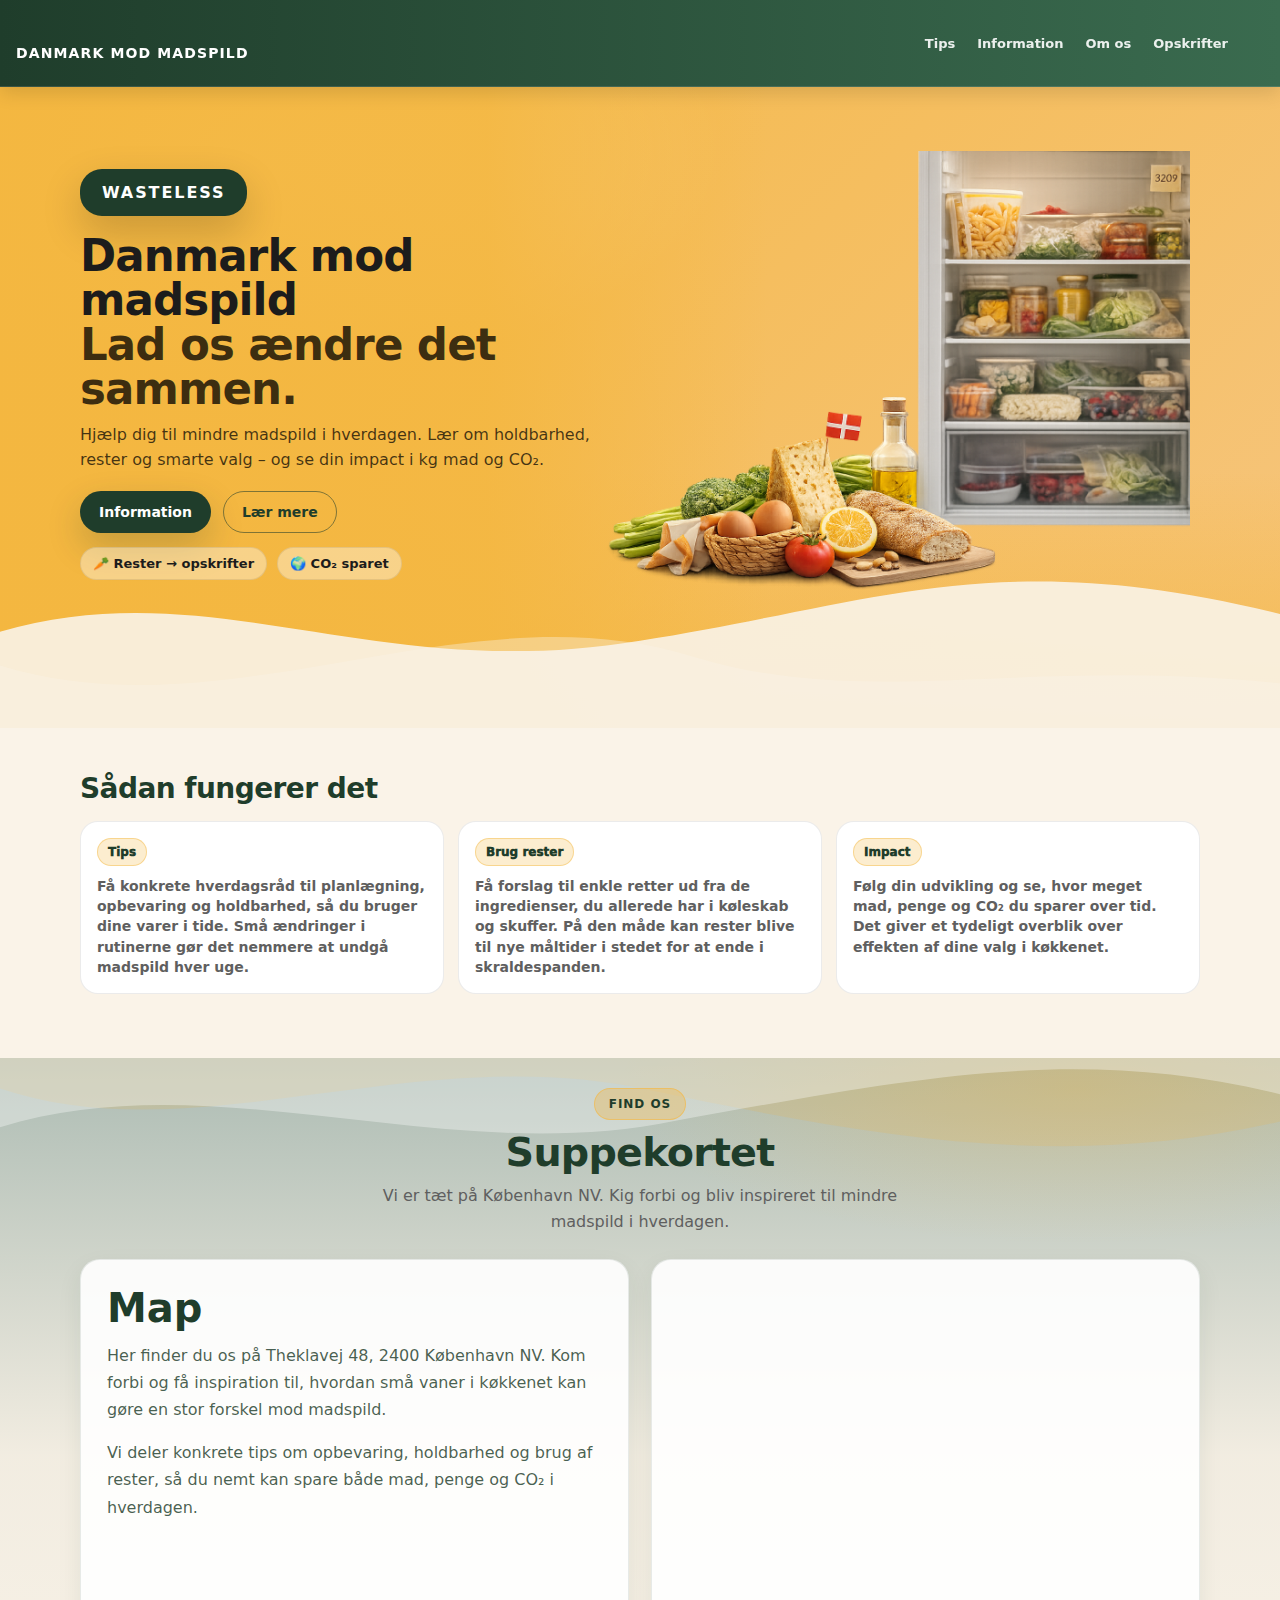
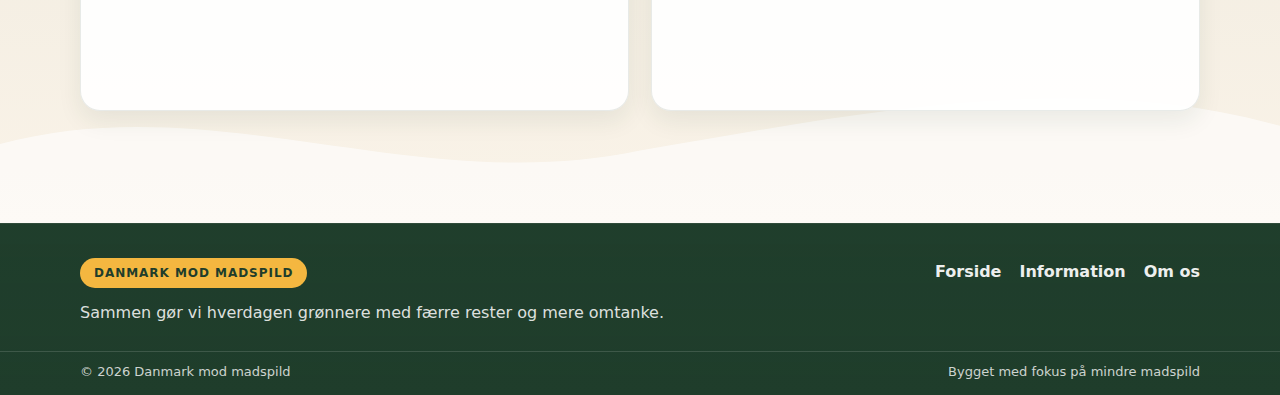
<file: index.html>
<!doctype html>
<html lang="da">

<head>
    <meta charset="utf-8" />
    <meta name="viewport" content="width=device-width, initial-scale=1" />
    <title>Danmark mod madspild</title>
    <link rel="stylesheet" href="styles/base.css" />
    <link rel="stylesheet" href="styles/topbar.css" />
    <link rel="stylesheet" href="styles/hero.css" />
    <link rel="stylesheet" href="styles/below.css" />
    <link rel="stylesheet" href="styles/ifram.css" />
    <link rel="stylesheet" href="styles/footer.css" />
    <link rel="stylesheet" href="styles/responsive.css" />
</head>

<body>
    <!-- TOPBAR -->
    <header class="topbar">
        <div class="wrap topbarInner">
            <a class="brandPill" href="index.html">
                <span class="brandText">DANMARK MOD MADSPILD</span>
            </a>

            <nav class="nav" aria-label="Primær navigation">
                <a href="tips.html">Tips</a>
                <a href="information.html">Information</a>
                <a href="omOs.html">Om os</a>
                <a href="opskrifter.html">Opskrifter</a>
            </nav>
        </div>
    </header>

    <main>
        <!-- HERO -->
        <section class="hero" id="impact">
            <!-- bølger -->
            <svg class="wave waveA" viewBox="0 0 1440 220" preserveAspectRatio="none" aria-hidden="true">
                <path d="M0,110 C240,40 420,170 720,120 C980,80 1120,10 1440,90 L1440,220 L0,220 Z"></path>
            </svg>
            <svg class="wave waveB" viewBox="0 0 1440 220" preserveAspectRatio="none" aria-hidden="true">
                <path d="M0,130 C260,210 520,40 780,120 C980,180 1140,120 1440,150 L1440,220 L0,220 Z"></path>
            </svg>

            <div class="wrap heroInner">
                <div class="heroLeft">
                    <div class="wastelessBadge">WASTELESS</div>

                    <h1 class="h1">
                        Danmark mod madspild<br />
                        <span class="h1Sub">Lad os ændre det sammen.</span>
                    </h1>

                    <p class="lead">
                        Hjælp dig til mindre madspild i hverdagen. Lær om holdbarhed, rester og smarte valg – og se din
                        impact i
                        kg mad og CO₂.
                    </p>

                    <div class="ctaRow">
                        <a class="btn primary" href="information.html">Information</a>
                        <a class="btn ghost" href="omOs.html">Lær mere</a>
                    </div>

                    <div class="chips">
                        <div class="chip">🥕 Rester → opskrifter</div>
                        <div class="chip">🌍 CO₂ sparet</div>
                    </div>
                </div>

                <div class="heroRight" aria-hidden="true">
                    <img class="heroImage" src="assets/hero.png" alt="" />
                </div>

            </div>
        </section>

        <!-- BELOW -->
        <section class="below" id="information">
            <div class="wrap belowInner">
                <h2>Sådan fungerer det</h2>
                <div class="three">
                    <div class="feature">
                        <a class="featureTag" href="tips.html">Tips</a>
                        <p>Få konkrete hverdagsråd til planlægning, opbevaring og holdbarhed, så du bruger dine varer i tide. Små ændringer i rutinerne gør det nemmere at undgå madspild hver uge.</p>
                    </div>
                    <div class="feature">
                        <a class="featureTag" href="opskrifter.html">Brug rester</a>
                        <p>Få forslag til enkle retter ud fra de ingredienser, du allerede har i køleskab og skuffer. På den måde kan rester blive til nye måltider i stedet for at ende i skraldespanden.</p>
                    </div>
                    <div class="feature">
                        <div class="featureTag">Impact</div>
                        <p>Følg din udvikling og se, hvor meget mad, penge og CO₂ du sparer over tid. Det giver et tydeligt overblik over effekten af dine valg i køkkenet.</p>
                    </div>
                </div>
            </div>
        </section>
        <section class="mapSection" id="om">
            <svg class="mapWave mapWaveTopA" viewBox="0 0 1440 220" preserveAspectRatio="none" aria-hidden="true">
                <path d="M0,90 C220,170 470,30 730,92 C990,150 1200,190 1440,130 L1440,0 L0,0 Z"></path>
            </svg>
            <svg class="mapWave mapWaveTopB" viewBox="0 0 1440 220" preserveAspectRatio="none" aria-hidden="true">
                <path d="M0,120 C240,40 500,170 760,112 C1030,60 1210,20 1440,80 L1440,0 L0,0 Z"></path>
            </svg>

            <div id="suppeKortetTitle" class="wrap">
                <span class="mapEyebrow">Find os</span>
                <h1>Suppekortet</h1>
                <p id="supportkorttext">Vi er tæt på København NV. Kig forbi og bliv inspireret til mindre madspild i hverdagen.</p>
            </div>

            <div class="iframeSection wrap">
                <div class="iframeTextBlock">
                    <h3>Map</h3>
                    <p class="iframetext">Her finder du os på Theklavej 48, 2400 København NV. Kom forbi og få inspiration til, hvordan små vaner i køkkenet kan gøre en stor forskel mod madspild.</p>
                    <p class="iframetext">Vi deler konkrete tips om opbevaring, holdbarhed og brug af rester, så du nemt kan spare både mad, penge og CO₂ i hverdagen.</p>
                </div>
                <div class="iframeMapWrap">
                    <iframe src="https://www.google.com/maps?q=Theklavej%2048,%202400%20K%C3%B8benhavn%20NV&output=embed"
                        loading="lazy" referrerpolicy="no-referrer-when-downgrade">
                    </iframe>
                </div>
            </div>

            <svg class="mapWave mapWaveBottomA" viewBox="0 0 1440 220" preserveAspectRatio="none" aria-hidden="true">
                <path d="M0,110 C240,40 470,175 720,118 C980,70 1210,20 1440,88 L1440,220 L0,220 Z"></path>
            </svg>
        </section>
    </main>

    <footer class="siteFooter" id="opskrifter">
        <div class="wrap footerInner">
            <div class="footerBrand">
                <div class="footerPill">Danmark mod madspild</div>
                <p>Sammen gør vi hverdagen grønnere med færre rester og mere omtanke.</p>
            </div>

            <nav class="footerNav" aria-label="Footer navigation">
                <a href="index.html">Forside</a>
                <a href="information.html">Information</a>
                <a href="omOs.html">Om os</a>
            </nav>
        </div>

        <div class="footerBottom">
            <div class="wrap footerBottomInner">
                <span>© 2026 Danmark mod madspild</span>
                <span>Bygget med fokus på mindre madspild</span>
            </div>
        </div>
    </footer>
</body>

</html>
</file>
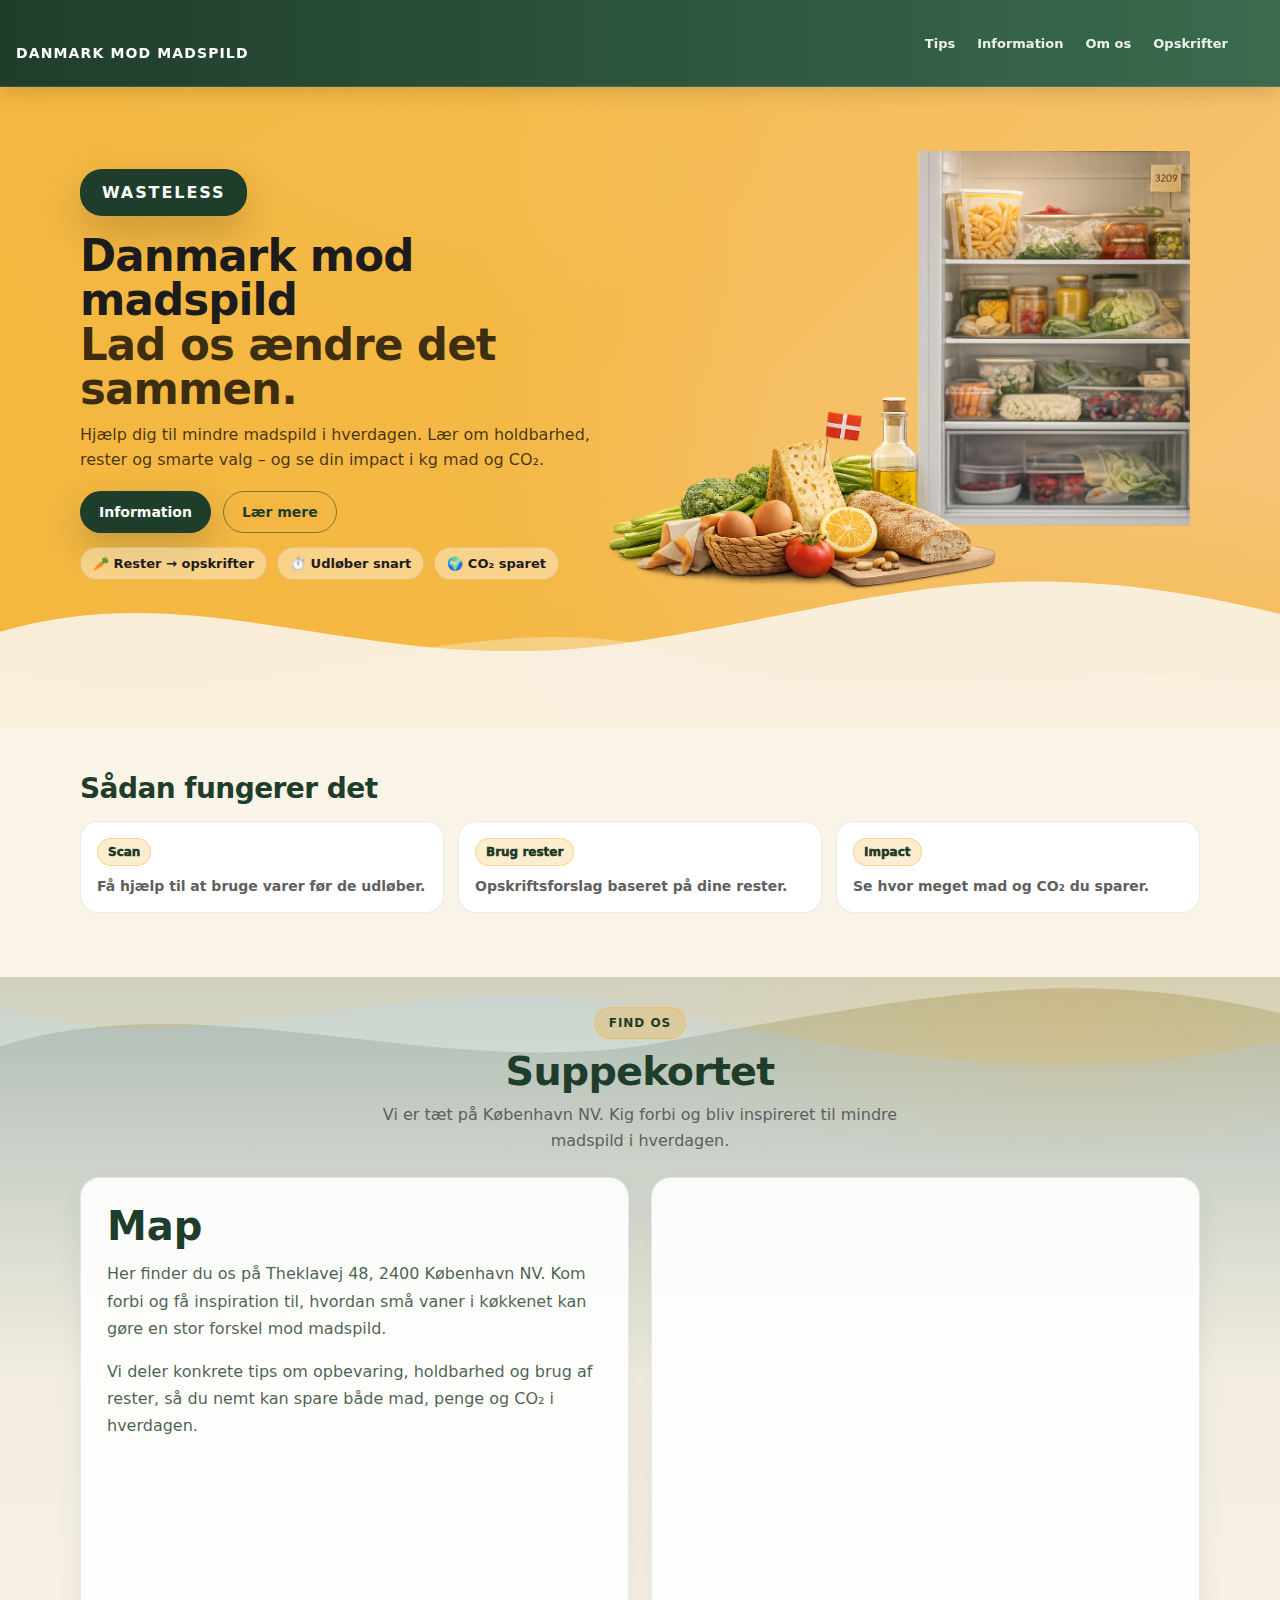
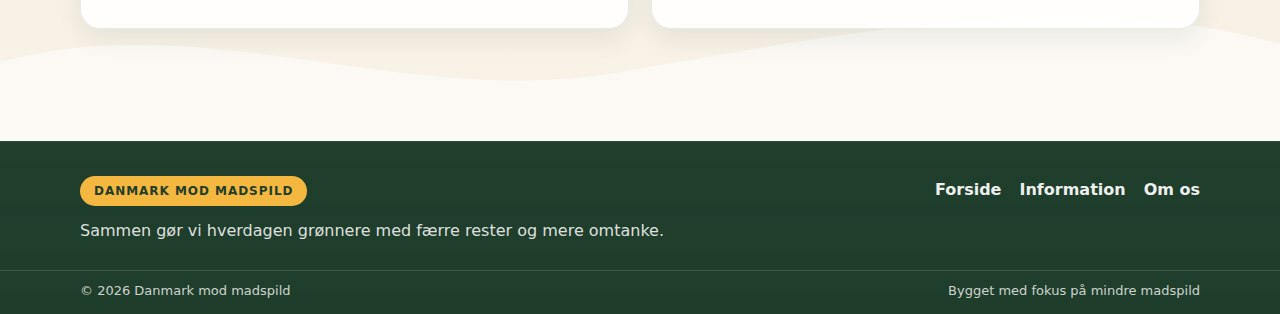
<file: inde.html>
<!doctype html>
<html lang="da">

<head>
    <meta charset="utf-8" />
    <meta name="viewport" content="width=device-width, initial-scale=1" />
    <title>Danmark mod madspild</title>
    <link rel="stylesheet" href="styles/base.css" />
    <link rel="stylesheet" href="styles/topbar.css" />
    <link rel="stylesheet" href="styles/hero.css" />
    <link rel="stylesheet" href="styles/below.css" />
    <link rel="stylesheet" href="styles/ifram.css" />
    <link rel="stylesheet" href="styles/footer.css" />
    <link rel="stylesheet" href="styles/responsive.css" />
</head>

<body>
    <!-- TOPBAR -->
    <header class="topbar">
        <div class="wrap topbarInner">
            <a class="brandPill" href="index.html">
                <span class="brandText">DANMARK MOD MADSPILD</span>
            </a>

            <nav class="nav" aria-label="Primær navigation">
                <a href="tips.html">Tips</a>
                <a href="information.html">Information</a>
                <a href="omOs.html">Om os</a>
                <a href="opskrifter.html">Opskrifter</a>
            </nav>
        </div>
    </header>

    <main>
        <!-- HERO -->
        <section class="hero" id="impact">
            <!-- bølger -->
            <svg class="wave waveA" viewBox="0 0 1440 220" preserveAspectRatio="none" aria-hidden="true">
                <path d="M0,110 C240,40 420,170 720,120 C980,80 1120,10 1440,90 L1440,220 L0,220 Z"></path>
            </svg>
            <svg class="wave waveB" viewBox="0 0 1440 220" preserveAspectRatio="none" aria-hidden="true">
                <path d="M0,130 C260,210 520,40 780,120 C980,180 1140,120 1440,150 L1440,220 L0,220 Z"></path>
            </svg>

            <div class="wrap heroInner">
                <div class="heroLeft">
                    <div class="wastelessBadge">WASTELESS</div>

                    <h1 class="h1">
                        Danmark mod madspild<br />
                        <span class="h1Sub">Lad os ændre det sammen.</span>
                    </h1>

                    <p class="lead">
                        Hjælp dig til mindre madspild i hverdagen. Lær om holdbarhed, rester og smarte valg – og se din
                        impact i
                        kg mad og CO₂.
                    </p>

                    <div class="ctaRow">
                        <a class="btn primary" href="information.html">Information</a>
                        <a class="btn ghost" href="omOs.html">Lær mere</a>
                    </div>

                    <div class="chips">
                        <div class="chip">🥕 Rester → opskrifter</div>
                        <div class="chip">⏱️ Udløber snart</div>
                        <div class="chip">🌍 CO₂ sparet</div>
                    </div>
                </div>

                <div class="heroRight" aria-hidden="true">
                    <img class="heroImage" src="assets/hero.png" alt="" />
                </div>

            </div>
        </section>

        <!-- BELOW -->
        <section class="below" id="information">
            <div class="wrap belowInner">
                <h2>Sådan fungerer det</h2>
                <div class="three">
                    <div class="feature">
                        <div class="featureTag">Scan</div>
                        <p>Få hjælp til at bruge varer før de udløber.</p>
                    </div>
                    <div class="feature">
                        <div class="featureTag">Brug rester</div>
                        <p>Opskriftsforslag baseret på dine rester.</p>
                    </div>
                    <div class="feature">
                        <div class="featureTag">Impact</div>
                        <p>Se hvor meget mad og CO₂ du sparer.</p>
                    </div>
                </div>
            </div>
        </section>
        <section class="mapSection" id="om">
            <svg class="mapWave mapWaveTopA" viewBox="0 0 1440 220" preserveAspectRatio="none" aria-hidden="true">
                <path d="M0,90 C220,170 470,30 730,92 C990,150 1200,190 1440,130 L1440,0 L0,0 Z"></path>
            </svg>
            <svg class="mapWave mapWaveTopB" viewBox="0 0 1440 220" preserveAspectRatio="none" aria-hidden="true">
                <path d="M0,120 C240,40 500,170 760,112 C1030,60 1210,20 1440,80 L1440,0 L0,0 Z"></path>
            </svg>

            <div id="suppeKortetTitle" class="wrap">
                <span class="mapEyebrow">Find os</span>
                <h1>Suppekortet</h1>
                <p id="supportkorttext">Vi er tæt på København NV. Kig forbi og bliv inspireret til mindre madspild i hverdagen.</p>
            </div>

            <div class="iframeSection wrap">
                <div class="iframeTextBlock">
                    <h3>Map</h3>
                    <p class="iframetext">Her finder du os på Theklavej 48, 2400 København NV. Kom forbi og få inspiration til, hvordan små vaner i køkkenet kan gøre en stor forskel mod madspild.</p>
                    <p class="iframetext">Vi deler konkrete tips om opbevaring, holdbarhed og brug af rester, så du nemt kan spare både mad, penge og CO₂ i hverdagen.</p>
                </div>
                <div class="iframeMapWrap">
                    <iframe src="https://www.google.com/maps?q=Theklavej%2048,%202400%20K%C3%B8benhavn%20NV&output=embed"
                        loading="lazy" referrerpolicy="no-referrer-when-downgrade">
                    </iframe>
                </div>
            </div>

            <svg class="mapWave mapWaveBottomA" viewBox="0 0 1440 220" preserveAspectRatio="none" aria-hidden="true">
                <path d="M0,110 C240,40 470,175 720,118 C980,70 1210,20 1440,88 L1440,220 L0,220 Z"></path>
            </svg>
        </section>
    </main>

    <footer class="siteFooter" id="opskrifter">
        <div class="wrap footerInner">
            <div class="footerBrand">
                <div class="footerPill">Danmark mod madspild</div>
                <p>Sammen gør vi hverdagen grønnere med færre rester og mere omtanke.</p>
            </div>

            <nav class="footerNav" aria-label="Footer navigation">
                <a href="inde.html">Forside</a>
                <a href="information.html">Information</a>
                <a href="omOs.html">Om os</a>
            </nav>
        </div>

        <div class="footerBottom">
            <div class="wrap footerBottomInner">
                <span>© 2026 Danmark mod madspild</span>
                <span>Bygget med fokus på mindre madspild</span>
            </div>
        </div>
    </footer>
</body>

</html>
</file>
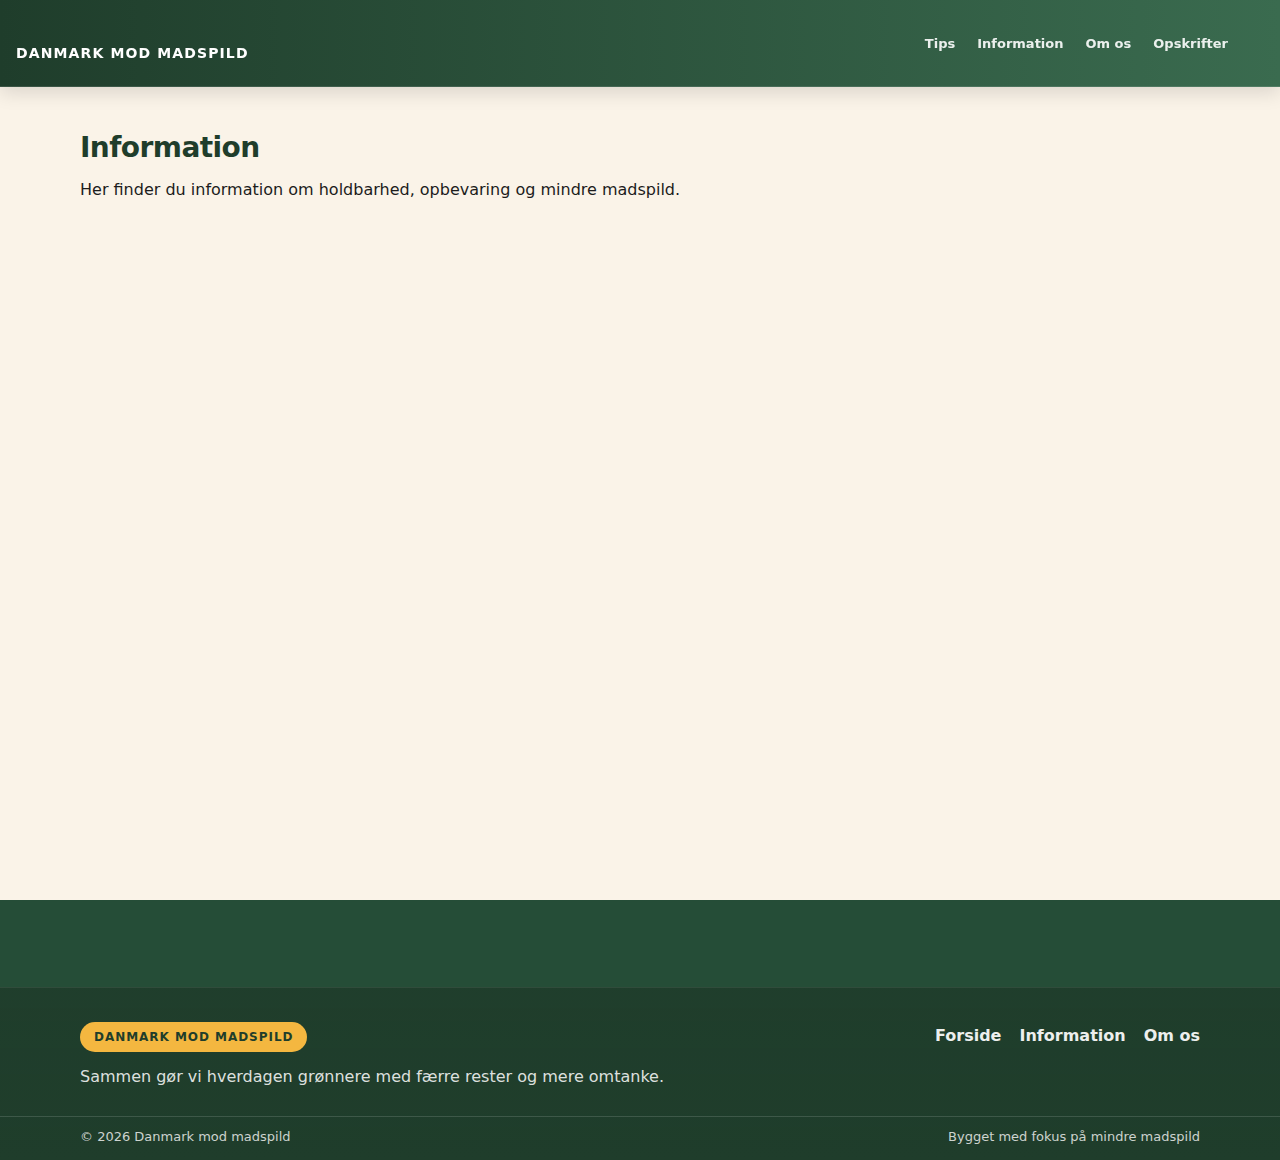
<file: information.html>
<!doctype html>
<html lang="da">

<head>
    <meta charset="utf-8" />
    <meta name="viewport" content="width=device-width, initial-scale=1" />
    <title>Information · Danmark mod madspild</title>
    <link rel="stylesheet" href="styles/base.css" />
    <link rel="stylesheet" href="styles/topbar.css" />
    <link rel="stylesheet" href="styles/hero.css" />
    <link rel="stylesheet" href="styles/below.css" />
    <link rel="stylesheet" href="styles/ifram.css" />
    <link rel="stylesheet" href="styles/footer.css" />
    <link rel="stylesheet" href="styles/responsive.css" />
</head>

<body>
    <header class="topbar">
        <div class="wrap topbarInner">
            <a class="brandPill" href="index.html">
                <span class="brandText">DANMARK MOD MADSPILD</span>
            </a>

            <nav class="nav" aria-label="Primær navigation">
                <a href="tips.html">Tips</a>
                <a href="information.html">Information</a>
                <a href="omOs.html">Om os</a>
                <a href="opskrifter.html">Opskrifter</a>
            </nav>
        </div>
    </header>

    <main>
        <section class="below">
            <div class="wrap belowInner">
                <h2>Information</h2>
                <p>Her finder du information om holdbarhed, opbevaring og mindre madspild.</p>
            </div>
        </section>
    </main>

    <footer class="siteFooter">
        <div class="wrap footerInner">
            <div class="footerBrand">
                <div class="footerPill">Danmark mod madspild</div>
                <p>Sammen gør vi hverdagen grønnere med færre rester og mere omtanke.</p>
            </div>

            <nav class="footerNav" aria-label="Footer navigation">
                <a href="inde.html">Forside</a>
                <a href="information.html">Information</a>
                <a href="omOs.html">Om os</a>
            </nav>
        </div>

        <div class="footerBottom">
            <div class="wrap footerBottomInner">
                <span>© 2026 Danmark mod madspild</span>
                <span>Bygget med fokus på mindre madspild</span>
            </div>
        </div>
    </footer>
</body>

</html>
</file>
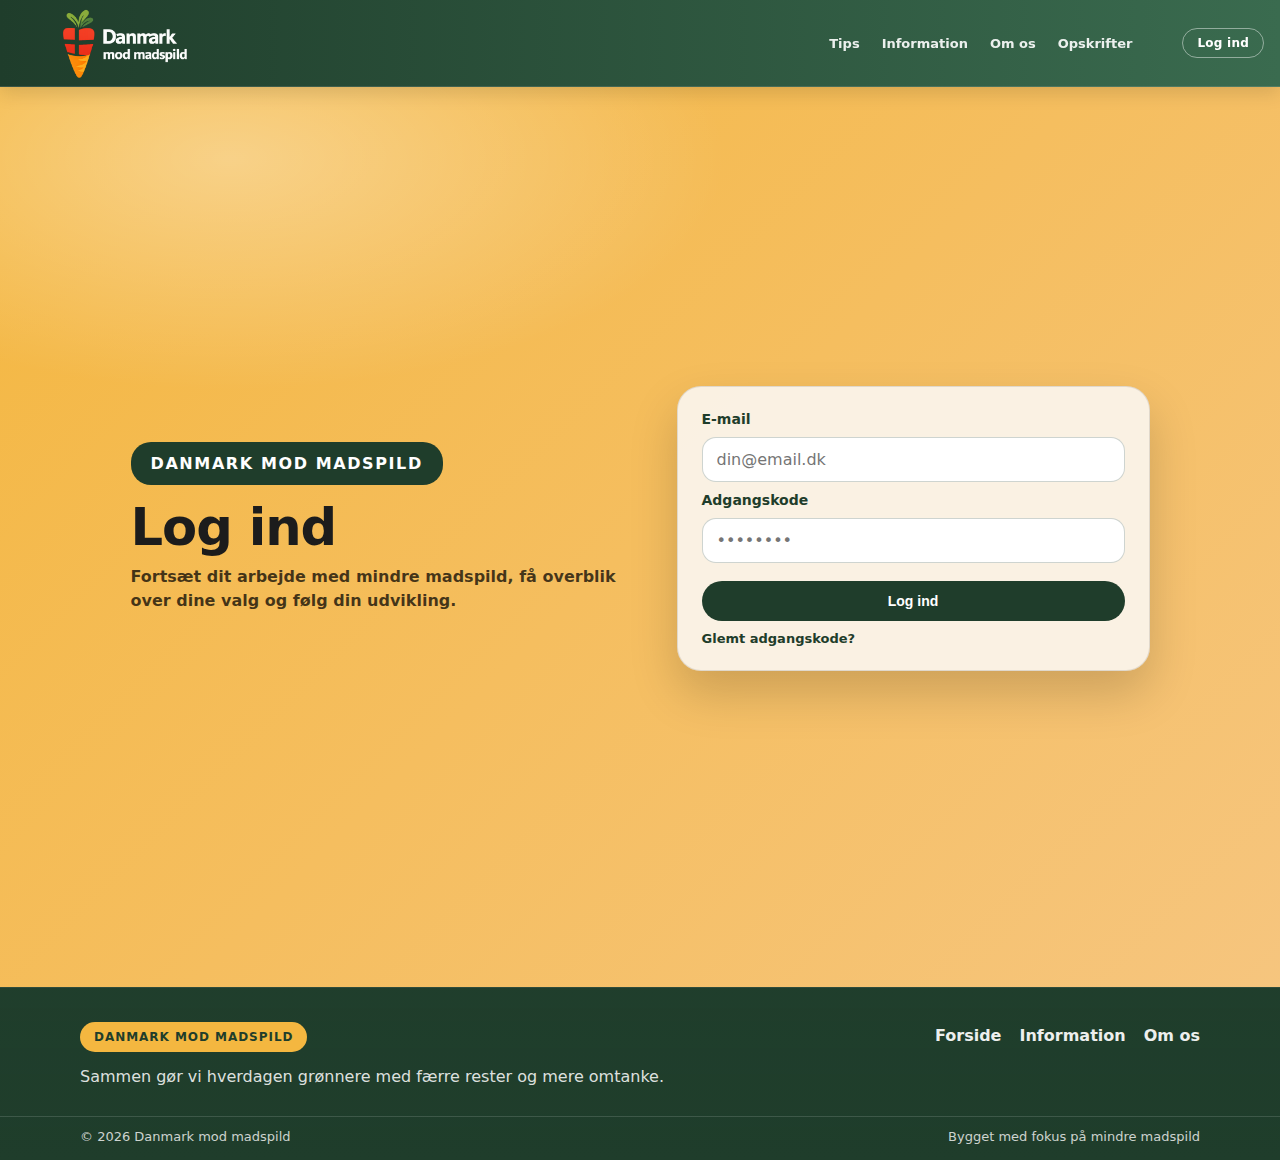
<file: login.html>
<!doctype html>
<html lang="da">

<head>
    <meta charset="utf-8" />
    <meta name="viewport" content="width=device-width, initial-scale=1" />
    <title>Log ind · Danmark mod madspild</title>
    <link rel="stylesheet" href="styles/base.css" />
    <link rel="stylesheet" href="styles/topbar.css" />
    <link rel="stylesheet" href="styles/login.css" />
    <link rel="stylesheet" href="styles/footer.css" />
    <link rel="stylesheet" href="styles/responsive.css" />
</head>

<body class="loginPage">
    <header class="topbar">
        <div class="wrap topbarInner">
            <a class="brandPill" href="index.html" aria-label="Danmark mod madspild">
                <img class="brandLogo" src="assets/logo.png" alt="" aria-hidden="true" />
            </a>

            <nav class="nav" aria-label="Primær navigation">
                <a href="tips.html">Tips</a>
                <a href="information.html">Information</a>
                <a href="omOs.html">Om os</a>
                <a href="opskrifter.html">Opskrifter</a>
            </nav>

            <a class="loginBtn" href="login.html" aria-current="page">Log ind</a>
        </div>
    </header>

    <main class="loginMain">
        <section class="loginSection">
            <div class="wrap loginWrap">
                <div class="loginIntro">
                    <div class="loginBadge">Danmark mod madspild</div>
                    <h1>Log ind</h1>
                    <p>Fortsæt dit arbejde med mindre madspild, få overblik over dine valg og følg din udvikling.</p>
                </div>

                <form class="loginCard" action="#" method="post">
                    <label for="email">E-mail</label>
                    <input id="email" name="email" type="email" placeholder="din@email.dk" required />

                    <label for="password">Adgangskode</label>
                    <input id="password" name="password" type="password" placeholder="••••••••" required />

                    <button type="submit">Log ind</button>
                    <a class="forgotLink" href="#">Glemt adgangskode?</a>
                </form>
            </div>
        </section>
    </main>

    <footer class="siteFooter">
        <div class="wrap footerInner">
            <div class="footerBrand">
                <div class="footerPill">Danmark mod madspild</div>
                <p>Sammen gør vi hverdagen grønnere med færre rester og mere omtanke.</p>
            </div>

            <nav class="footerNav" aria-label="Footer navigation">
                <a href="index.html">Forside</a>
                <a href="information.html">Information</a>
                <a href="omOs.html">Om os</a>
            </nav>
        </div>

        <div class="footerBottom">
            <div class="wrap footerBottomInner">
                <span>© 2026 Danmark mod madspild</span>
                <span>Bygget med fokus på mindre madspild</span>
            </div>
        </div>
    </footer>
</body>

</html>
</file>
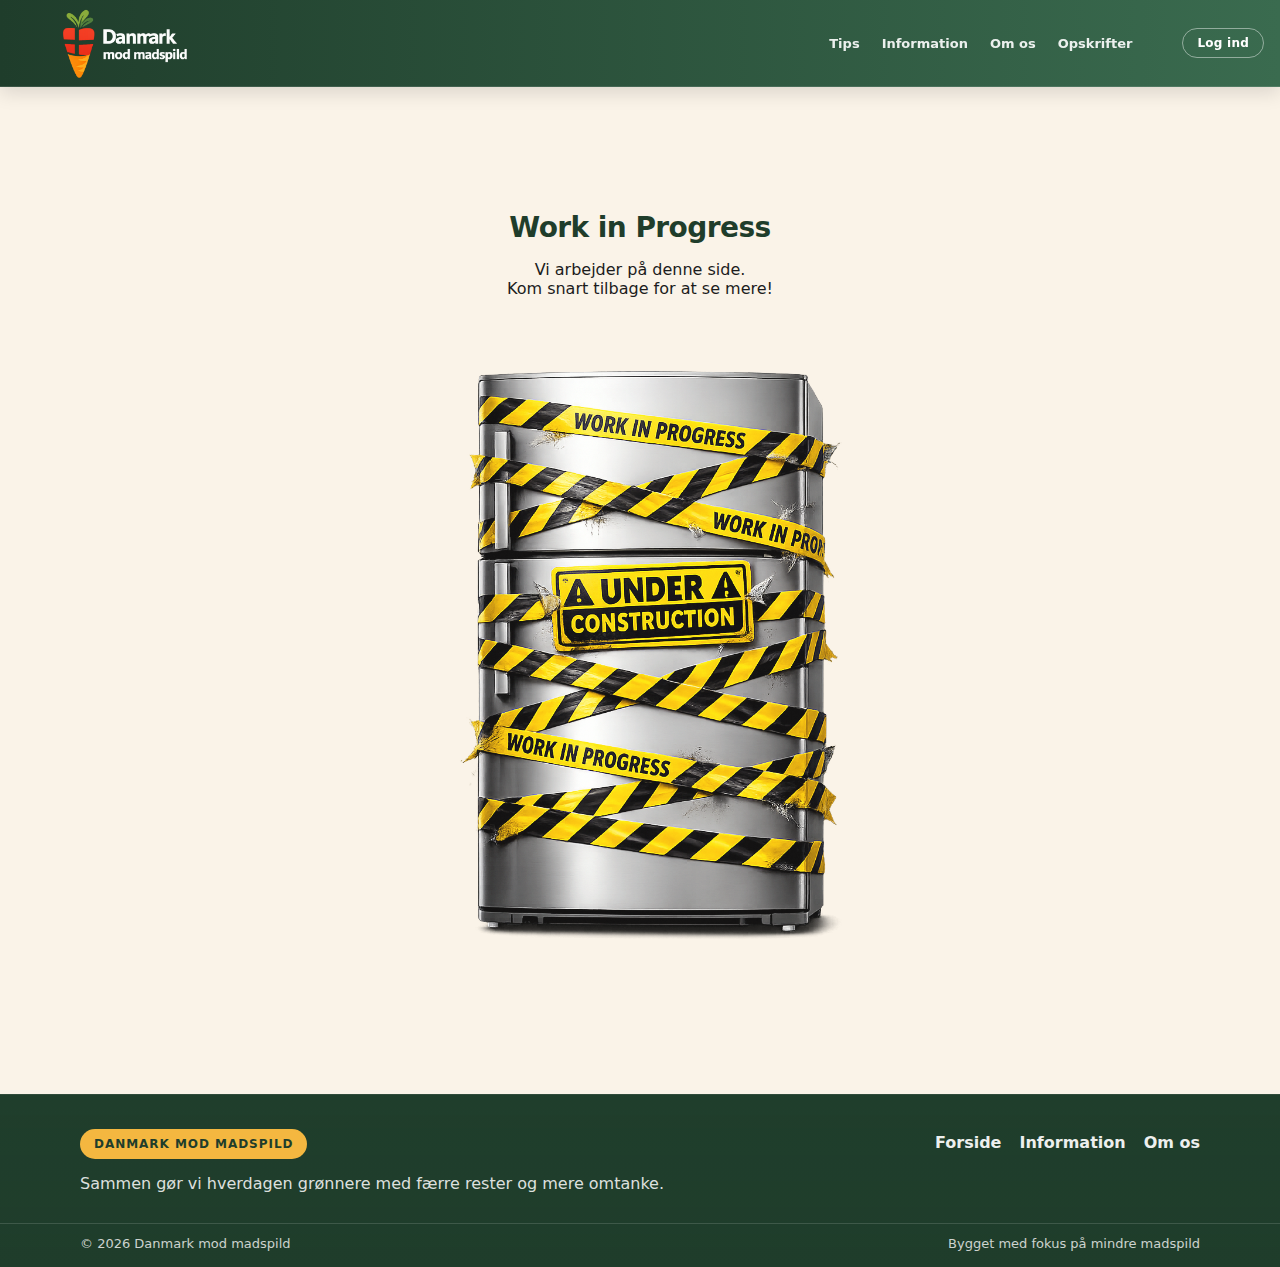
<file: omOs.html>
<!doctype html>
<html lang="da">

<head>
    <meta charset="utf-8" />
    <meta name="viewport" content="width=device-width, initial-scale=1" />
    <title>Om os · Danmark mod madspild</title>
    <link rel="stylesheet" href="styles/base.css" />
    <link rel="stylesheet" href="styles/topbar.css" />
    <link rel="stylesheet" href="styles/hero.css" />
    <link rel="stylesheet" href="styles/below.css" />
    <link rel="stylesheet" href="styles/ifram.css" />
    <link rel="stylesheet" href="styles/footer.css" />
    <link rel="stylesheet" href="styles/responsive.css" />
</head>

<body>
    <header class="topbar">
        <div class="wrap topbarInner">
            <a class="brandPill" href="index.html" aria-label="Danmark mod madspild">
                <img class="brandLogo" src="assets/logo.png" alt="" aria-hidden="true" />
            </a>

            <nav class="nav" aria-label="Primær navigation">
                <a href="tips.html">Tips</a>
                <a href="information.html">Information</a>
                <a href="omOs.html" aria-current="page">Om os</a>
                <a href="opskrifter.html">Opskrifter</a>
            </nav>

            <a class="loginBtn" href="login.html">Log ind</a>
        </div>
    </header>

    <main>
        <section class="below">
            <div class="wrap belowInner" style="text-align:center; padding: 80px 0;">
                <h2>Work in Progress</h2>
                <p>Vi arbejder på denne side.<br>Kom snart tilbage for at se mere!</p>
                <img src="assets/workinprogress.png" alt="Work in progress køleskab" style="max-width:600px; width:100%; margin-top:32px; opacity:0.92; border-radius:16px;" />
            </div>
        </section>
    </main>

    <footer class="siteFooter">
        <div class="wrap footerInner">
            <div class="footerBrand">
                <div class="footerPill">Danmark mod madspild</div>
                <p>Sammen gør vi hverdagen grønnere med færre rester og mere omtanke.</p>
            </div>

            <nav class="footerNav" aria-label="Footer navigation">
                <a href="index.html">Forside</a>
                <a href="information.html">Information</a>
                <a href="omOs.html">Om os</a>
            </nav>
        </div>

        <div class="footerBottom">
            <div class="wrap footerBottomInner">
                <span>© 2026 Danmark mod madspild</span>
                <span>Bygget med fokus på mindre madspild</span>
            </div>
        </div>
    </footer>
</body>

</html>
</file>
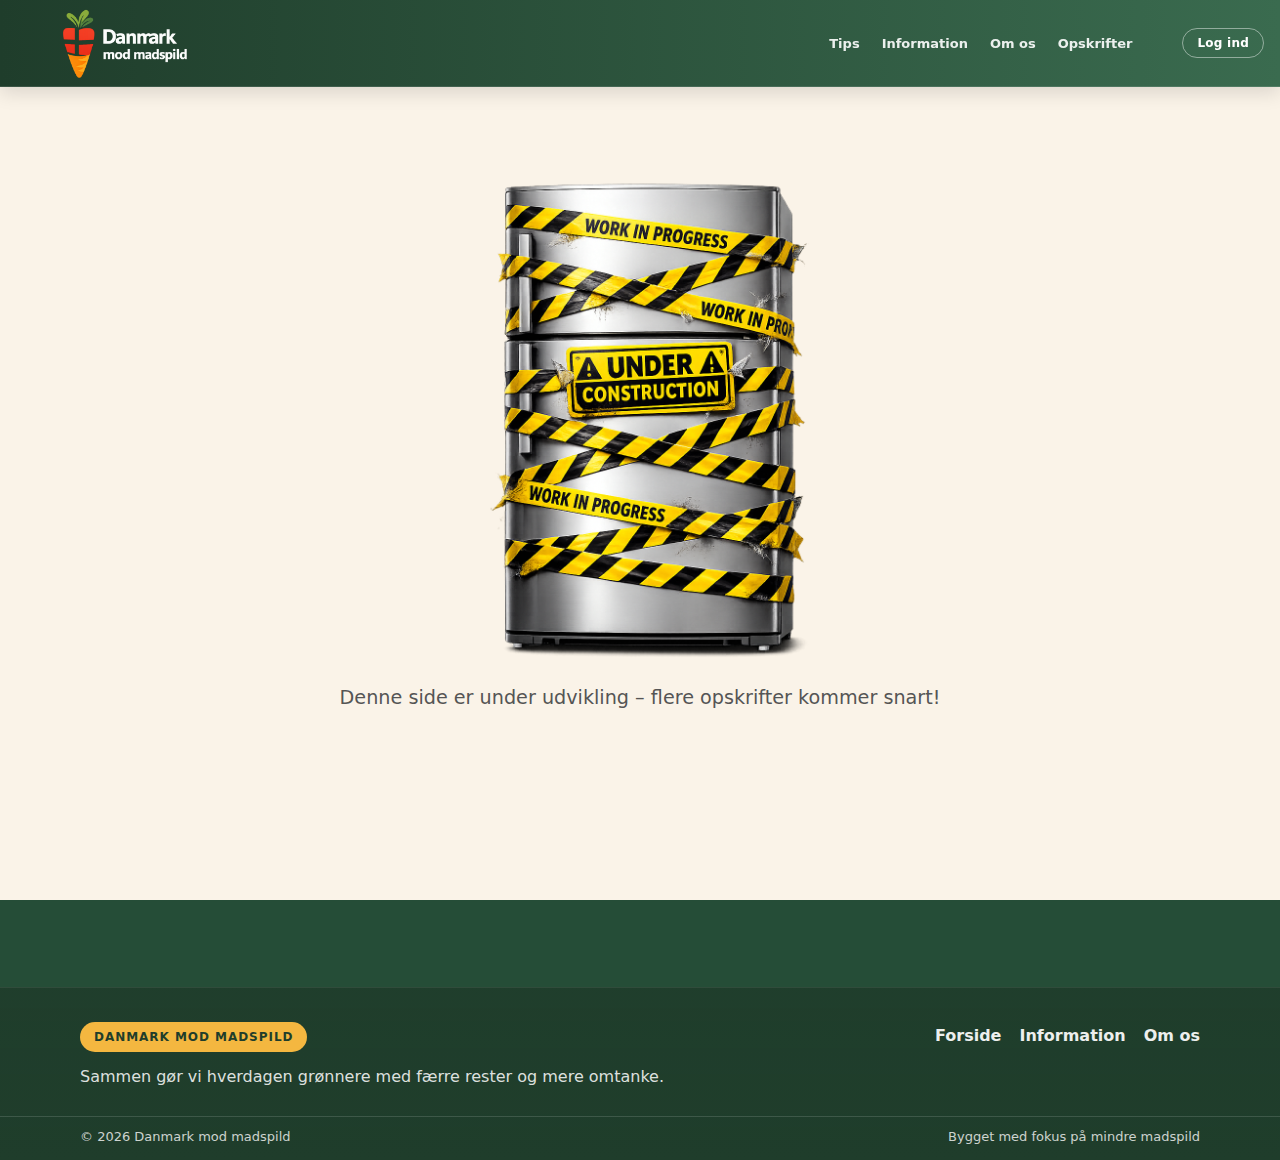
<file: opskrifter.html>
<!doctype html>
<html lang="da">

<head>
    <meta charset="utf-8" />
    <meta name="viewport" content="width=device-width, initial-scale=1" />
    <title>Opskrifter · Danmark mod madspild</title>
    <link rel="stylesheet" href="styles/base.css" />
    <link rel="stylesheet" href="styles/topbar.css" />
    <link rel="stylesheet" href="styles/hero.css" />
    <link rel="stylesheet" href="styles/below.css" />
    <link rel="stylesheet" href="styles/ifram.css" />
    <link rel="stylesheet" href="styles/footer.css" />
    <link rel="stylesheet" href="styles/responsive.css" />
</head>

<body>
    <header class="topbar">
        <div class="wrap topbarInner">
            <a class="brandPill" href="index.html" aria-label="Danmark mod madspild">
                <img class="brandLogo" src="assets/logo.png" alt="" aria-hidden="true" />
            </a>

            <nav class="nav" aria-label="Primær navigation">
                <a href="tips.html">Tips</a>
                <a href="information.html">Information</a>
                <a href="omOs.html">Om os</a>
                <a href="opskrifter.html" aria-current="page">Opskrifter</a>
            </nav>

            <a class="loginBtn" href="login.html">Log ind</a>
        </div>
    </header>

    <main>
        <section class="below">
            <div class="wrap belowInner">
                <!-- Fjernet h2 og p i toppen -->
                <div style="text-align:center; margin-top:2em;">
                    <img src="assets/workinprogress.png" alt="Work in progress" style="max-width:500px; width:100%; height:auto;" />
                    <p style="font-size:1.2em; color:#555; margin-top:1em;">Denne side er under udvikling – flere opskrifter kommer snart!</p>
                </div>
            </div>
        </section>
    </main>

    <footer class="siteFooter">
        <div class="wrap footerInner">
            <div class="footerBrand">
                <div class="footerPill">Danmark mod madspild</div>
                <p>Sammen gør vi hverdagen grønnere med færre rester og mere omtanke.</p>
            </div>

            <nav class="footerNav" aria-label="Footer navigation">
                <a href="index.html">Forside</a>
                <a href="information.html">Information</a>
                <a href="omOs.html">Om os</a>
            </nav>
        </div>

        <div class="footerBottom">
            <div class="wrap footerBottomInner">
                <span>© 2026 Danmark mod madspild</span>
                <span>Bygget med fokus på mindre madspild</span>
            </div>
        </div>
    </footer>
</body>

</html>
</file>
<file: styles/base.css>
html, body {
  height: 100%;
  background: #254d37;
}
body {
  min-height: 100vh;
  display: flex;
  flex-direction: column;
  background: #f9f4ea;
}
main {
  flex: 1 0 auto;
  min-height: 100vh;
  width: 100%;
  display: flex;
  flex-direction: column;
}
footer.siteFooter {
  flex-shrink: 0;
}
:root{
  --green:#1F3D2B;
  --green2:#3A6B4F;
  --yellow:#F4B740;
  --orange:#F6C57E;
  --cream:#FAF3E8;
  --text:#1C1C1C;
  --muted:#5F5F5F;
  --white:#fff;
}

*{ box-sizing:border-box; }
body{
  margin:0;
  font-family: ui-sans-serif, system-ui, -apple-system, Segoe UI, Roboto, Arial, "Noto Sans", sans-serif;
  background:var(--cream);
  color:var(--text);
}

.wrap{
  width:min(1120px, calc(100% - 48px));
  margin:0 auto;
}

.topbar .wrap{
  width:100%;
  max-width:none;
  margin:0;
  padding-inline:16px;
}
</file>
<file: styles/topbar.css>
/* topbar */
.topbar{
  position:sticky;
  top:0;
  z-index:20;
  background:linear-gradient(90deg, var(--green) 0%, var(--green2) 100%);
  border-bottom:1px solid rgba(255,255,255,.12);
  box-shadow:0 6px 18px rgba(0,0,0,.12);
}
.topbarInner{
  min-height:86px;
  display:flex;
  align-items:center;
  justify-content:space-between;
  gap:14px;
  padding-block:0;
}
.brandPill{
  position:relative;
  display:block;
  width:230px;
  height:0;
  gap:0;
  background:transparent;
  border:none;
  border-radius:0;
  padding:0;
  text-decoration:none;
  transition:opacity .2s ease;
}
.brandPill:hover{ opacity:.9; }
.brandLogo{
  position:absolute;
  left:0;
  top:50%;
  transform:translateY(-50%);
  width:auto;
  height:150px;
}
.brandText{
  color:#fff;
  font-weight:900;
  letter-spacing:.08em;
  font-size:14px;
  text-transform:uppercase;
  white-space:nowrap;
}
.nav{
  display:flex;
  gap:6px;
  align-items:center;
  margin-left:auto;
  margin-right:28px;
}
.nav a{
  color:rgba(255,255,255,.9);
  text-decoration:none;
  font-weight:700;
  font-size:13px;
  padding:5px 8px;
  border-radius:999px;
  transition:background-color .2s ease, color .2s ease;
}
.nav a:hover{
  background:rgba(255,255,255,.14);
  color:#fff;
}

.loginBtn{
  display:inline-flex;
  align-items:center;
  justify-content:center;
  padding:7px 14px;
  border-radius:999px;
  border:1px solid rgba(255,255,255,.45);
  color:#fff;
  text-decoration:none;
  font-weight:800;
  font-size:12px;
  letter-spacing:.02em;
  white-space:nowrap;
  transition:background-color .2s ease, border-color .2s ease;
}

.loginBtn:hover{
  background:rgba(255,255,255,.14);
  border-color:rgba(255,255,255,.7);
}
</file>
<file: styles/hero.css>
/* hero */
.hero{
  position:relative;
  overflow:hidden;
  background:
    radial-gradient(900px 420px at 18% 10%, rgba(255,255,255,.35), transparent 55%),
    linear-gradient(135deg, var(--yellow), var(--orange));
}

.hero::before{
  content:"";
  position:absolute;
  inset:0;
  z-index:0;
  background-image:
    linear-gradient(90deg, rgba(244,183,64,.98) 0%, rgba(244,183,64,.86) 38%, rgba(244,183,64,0) 60%),
    linear-gradient(180deg, rgba(244,183,64,0) 60%, rgba(244,183,64,.78) 100%);
  background-repeat:no-repeat, no-repeat;
  background-size:100% 100%, 100% 100%;
  background-position:left top, left top;
  pointer-events:none;
}
.heroInner{
  padding:54px 0 120px;
  display:grid;
  grid-template-columns: minmax(0, 1fr) minmax(420px, .95fr);
  gap:20px;
  align-items:center;
  position:relative;
  z-index:2;
}

.heroLeft{
  max-width:100%;
}

.heroRight{
  display:flex;
  justify-content:flex-end;
  align-items:flex-end;
  padding-right:10px;
}

.heroImage{
  width:min(74.4vw, 1176px);
  min-width:700px;
  max-width:100%;
  height:auto;
  display:block;
  transform:translateY(10px);
}

.wave{
  position:absolute;
  left:0; right:0;
  width:100%;
  bottom:-2px;
  z-index:1;
}
.wave path{ fill: rgba(250,243,232,.90); }
.waveB{ bottom:-18px; opacity:.55; }
.waveB path{ fill: rgba(250,243,232,.70); }

.wastelessBadge{
  display:inline-block;
  background:var(--green);
  color:#fff;
  padding:14px 22px;
  border-radius:22px;
  font-weight:900;
  letter-spacing:.12em;
  text-transform:uppercase;
  box-shadow: 0 16px 40px rgba(0,0,0,.18);
  margin-bottom:18px;
}

.h1{
  margin:0 0 12px;
  font-size: clamp(34px, 3.4vw, 56px);
  line-height:1.02;
  letter-spacing:-.02em;
}
.h1Sub{
  font-weight:900;
  color:rgba(0,0,0,.75);
}

.lead{
  margin:0 0 18px;
  color:rgba(0,0,0,.72);
  font-size:16px;
  line-height:1.55;
  max-width:52ch;
}

.ctaRow{ display:flex; gap:12px; flex-wrap:wrap; margin-bottom:14px; }

.btn{
  display:inline-block;
  border:1px solid transparent;
  border-radius:999px;
  padding:12px 18px;
  font-weight:800;
  font-size:14px;
  text-decoration:none;
  cursor:pointer;
}
.btn.primary{
  background:var(--green);
  color:#fff;
  box-shadow: 0 14px 34px rgba(31,61,43,.22);
}
.btn.ghost{
  background:transparent;
  color:var(--green);
  border-color: rgba(31,61,43,.55);
}

.chips{ display:flex; gap:10px; flex-wrap:wrap; }
.chip{
  background:rgba(255,255,255,.38);
  border:1px solid rgba(0,0,0,.08);
  border-radius:999px;
  padding:8px 12px;
  font-weight:800;
  font-size:13px;
}
</file>
<file: styles/below.css>
/* below section */
.below{
  padding:44px 0 64px;
  background:var(--cream);
}
.belowInner h2{
  margin:0 0 16px;
  font-size:28px;
  color:var(--green);
  letter-spacing:-.02em;
}
.three{
  display:grid;
  grid-template-columns: repeat(3, 1fr);
  gap:14px;
}
.feature{
  background:#fff;
  border:1px solid rgba(0,0,0,.08);
  border-radius:18px;
  padding:16px;
}
.featureTag{
  display:inline-block;
  padding:6px 10px;
  border-radius:999px;
  background: rgba(244,183,64,.25);
  border:1px solid rgba(244,183,64,.45);
  font-weight:950;
  color:var(--green);
  font-size:12px;
  margin-bottom:10px;
  text-decoration:none;
}
.feature p{
  margin:0;
  color:var(--muted);
  line-height:1.45;
  font-size:14px;
  font-weight:650;
}
</file>
<file: styles/ifram.css>
.mapSection{
    position:relative;
    isolation:isolate;
    overflow:hidden;
    margin-top:0;
    padding:0 0 112px;
    background:
        radial-gradient(620px 210px at 84% 4%, rgba(244,183,64,.24), transparent 74%),
        linear-gradient(180deg, rgba(255,255,255,.62), rgba(250,243,232,.96) 52%, var(--cream) 100%);
}

.mapWave{
    position:absolute;
    left:0;
    right:0;
    width:100%;
    height:182px;
    pointer-events:none;
    z-index:0;
}

.mapWaveTopA{
    top:-44px;
    opacity:.52;
}

.mapWaveTopA path{ fill:rgba(244,183,64,.34); }

.mapWaveTopB{
    top:-30px;
    opacity:.38;
}

.mapWaveTopB path{ fill:rgba(255,255,255,.90); }

.mapWaveBottomA{
    bottom:-12px;
    opacity:.66;
}

.mapWaveBottomA path{ fill:rgba(255,255,255,.92); }

#suppeKortetTitle{
    position:relative;
    z-index:2;
    text-align:center;
    padding-top:30px;
    margin:0 auto 24px;
    max-width:58ch;
    transform:translateX(0);
}

.mapEyebrow{
    display:inline-block;
    margin-bottom:12px;
    padding:8px 14px;
    border-radius:999px;
    font-size:12px;
    font-weight:900;
    letter-spacing:.08em;
    text-transform:uppercase;
    color:var(--green);
    background:rgba(244,183,64,.34);
    border:1px solid rgba(244,183,64,.58);
}

#suppeKortetTitle h1{
    margin:0 0 10px;
    font-size:clamp(34px, 3.1vw, 48px);
    line-height:1.04;
    letter-spacing:-.02em;
    color:var(--green);
}

#suppeKortetTitle p{
    margin:0 auto;
    max-width:58ch;
    color:var(--muted);
    line-height:1.6;
}

.iframeSection{
    position:relative;
    z-index:2;
    display:grid;
    grid-template-columns:minmax(0, 1fr) minmax(0, 1fr);
    gap:22px;
    align-items:stretch;
}

.iframeTextBlock,
.iframeMapWrap{
    background:rgba(255,255,255,.9);
    border:1px solid rgba(31,61,43,.10);
    border-radius:20px;
    box-shadow:0 10px 24px rgba(31,61,43,.08);
}

.iframeTextBlock{
    padding:26px;
}

.iframeTextBlock h3{
    margin:0 0 12px;
    font-size:40px;
    line-height:1.1;
    color:var(--green);
}

.iframetext{
    margin:0 0 16px;
    max-width:56ch;
    font-size:16px;
    line-height:1.7;
    color:rgba(31,61,43,.82);
}

.iframetext:last-child{
    margin-bottom:0;
}

.iframeMapWrap{
    padding:10px;
}

.iframeMapWrap iframe{
    width:100%;
    height:100%;
    min-height:430px;
    border:0;
    border-radius:14px;
    display:block;
}


@media (max-width: 980px){
    .mapSection{
        padding:0 0 92px;
    }

    .mapWave{
        height:140px;
    }

    .mapWaveTopA{ top:-34px; }
    .mapWaveTopB{ top:-24px; }
    .mapWaveBottomA{ bottom:-10px; }

    #suppeKortetTitle{
        padding-top:28px;
        transform:translateX(0);
    }

    .iframeSection{
        grid-template-columns:1fr;
        gap:20px;
    }

    .iframeMapWrap iframe{
        min-height:390px;
    }
}

@media (max-width: 720px){
    .mapSection{
        padding:0 0 78px;
    }

    .mapWave{
        height:112px;
    }

    .mapWaveTopA{ top:-26px; }
    .mapWaveTopB{ top:-18px; }
    .mapWaveBottomA{ bottom:-8px; }

    #suppeKortetTitle{
        padding-top:22px;
        margin-bottom:22px;
        transform:translateX(0);
    }

    .iframeTextBlock{
        padding:20px;
    }

    .iframeTextBlock h3{
        font-size:30px;
    }

    .iframetext{
        font-size:15px;
        line-height:1.65;
    }

    .iframeMapWrap{
        padding:8px;
        border-radius:16px;
    }

    .iframeMapWrap iframe{
        min-height:300px;
    }
}
</file>
<file: styles/footer.css>
.siteFooter{
  margin-top:0;
  background:linear-gradient(180deg, rgba(31,61,43,.95), var(--green));
  color:#fff;
  border-top:1px solid rgba(255,255,255,.08);
}

.footerInner{
  display:flex;
  align-items:flex-start;
  justify-content:space-between;
  gap:28px;
  padding:34px 0 26px;
}

.footerBrand{
  max-width:62ch;
}

.footerPill{
  display:inline-block;
  margin-bottom:12px;
  padding:8px 14px;
  border-radius:999px;
  font-size:12px;
  letter-spacing:.08em;
  text-transform:uppercase;
  font-weight:900;
  color:var(--green);
  background:var(--yellow);
}

.footerBrand p{
  margin:0;
  color:rgba(255,255,255,.86);
  line-height:1.6;
}

.footerNav{
  display:flex;
  gap:18px;
  flex-wrap:wrap;
  padding-top:4px;
}

.footerNav a{
  color:#fff;
  text-decoration:none;
  font-weight:700;
  opacity:.92;
}

.footerNav a:hover{
  opacity:1;
  text-decoration:underline;
}

.footerBottom{
  border-top:1px solid rgba(255,255,255,.14);
}

.footerBottomInner{
  display:flex;
  justify-content:space-between;
  gap:12px;
  flex-wrap:wrap;
  padding:12px 0 16px;
  color:rgba(255,255,255,.78);
  font-size:13px;
}

@media (max-width: 720px){
  .footerInner{
    flex-direction:column;
    gap:16px;
    padding:28px 0 20px;
  }

  .footerBottomInner{
    font-size:12px;
    padding:10px 0 14px;
  }
}
</file>
<file: styles/responsive.css>
/* responsive */
@media (max-width: 980px){
  .heroInner{ grid-template-columns: 1fr; gap:20px; }
  .heroLeft{ max-width:100%; }
  .heroRight{ justify-content:center; }
  .heroImage{
    width:min(115.2vw, 960px);
    min-width:0;
    transform:none;
  }
  .hero::before{
    background-size:100% 100%, 100% 100%;
    background-position:left top, left top;
  }
}
@media (max-width: 720px){
  .cardsRow{ grid-template-columns: 1fr; }
  .impactGrid{ grid-template-columns: 1fr; }
  .three{ grid-template-columns: 1fr; }
  .phone{ display:none; }
  .heroLeft{ max-width:100%; }
  .heroImage{ width:min(134.4vw, 792px); }
  .hero::before{
    background-image:
      linear-gradient(90deg, rgba(244,183,64,.94) 0%, rgba(244,183,64,.9) 100%),
      linear-gradient(180deg, rgba(244,183,64,.08) 0%, rgba(244,183,64,.62) 100%);
    background-size:100% 100%, 100% 100%;
    background-position:left top, left top;
    opacity:1;
  }
}
</file>
<file: styles/login.css>
/* login */
.loginPage{
  min-height:100vh;
  display:flex;
  flex-direction:column;
}

.loginMain{
  flex:1;
  display:flex;
}

.loginSection{
  flex:1;
  display:flex;
  align-items:center;
  padding:56px 0 74px;
  background:
    radial-gradient(900px 420px at 18% 8%, rgba(255,255,255,.35), transparent 55%),
    linear-gradient(135deg, var(--yellow), var(--orange));
}

.loginWrap{
  display:grid;
  grid-template-columns: minmax(320px, 520px) minmax(352px, 473px);
  gap:26px;
  align-items:center;
  justify-content:center;
}

.loginIntro h1{
  margin:0 0 10px;
  font-size:clamp(34px, 4vw, 52px);
  line-height:1.05;
  letter-spacing:-.02em;
}

.loginIntro p{
  margin:0;
  max-width:48ch;
  color:rgba(0,0,0,.72);
  font-weight:650;
  line-height:1.55;
}

.loginBadge{
  display:inline-block;
  background:var(--green);
  color:#fff;
  padding:12px 20px;
  border-radius:20px;
  font-weight:900;
  letter-spacing:.1em;
  text-transform:uppercase;
  margin-bottom:16px;
}

.loginCard{
  background:rgba(250,243,232,.96);
  border:1px solid rgba(0,0,0,.1);
  border-radius:24px;
  padding:24px;
  box-shadow:0 22px 48px rgba(0,0,0,.17);
  display:grid;
  gap:10px;
}

.loginCard label{
  color:var(--green);
  font-weight:850;
  font-size:14px;
}

.loginCard input{
  border:1px solid rgba(31,61,43,.22);
  background:#fff;
  color:var(--text);
  border-radius:14px;
  padding:12px 14px;
  font:inherit;
}

.loginCard input:focus{
  outline:none;
  border-color:rgba(31,61,43,.75);
  box-shadow:0 0 0 3px rgba(31,61,43,.16);
}

.loginCard button{
  margin-top:8px;
  border:none;
  border-radius:999px;
  padding:12px 16px;
  background:var(--green);
  color:#fff;
  font-weight:900;
  font-size:14px;
  cursor:pointer;
}

.loginCard button:hover{
  opacity:.95;
}

.forgotLink{
  color:var(--green);
  text-decoration:none;
  font-weight:800;
  font-size:13px;
  justify-self:start;
}

.forgotLink:hover{
  text-decoration:underline;
}

@media (max-width: 980px){
  .loginSection{ padding:44px 0 56px; }
  .loginWrap{ grid-template-columns: 1fr; gap:18px; }
  .loginCard{ max-width:506px; }
}

@media (max-width: 720px){
  .loginSection{ padding:34px 0 48px; }
  .loginCard{ border-radius:20px; padding:16px; }
}
</file>
